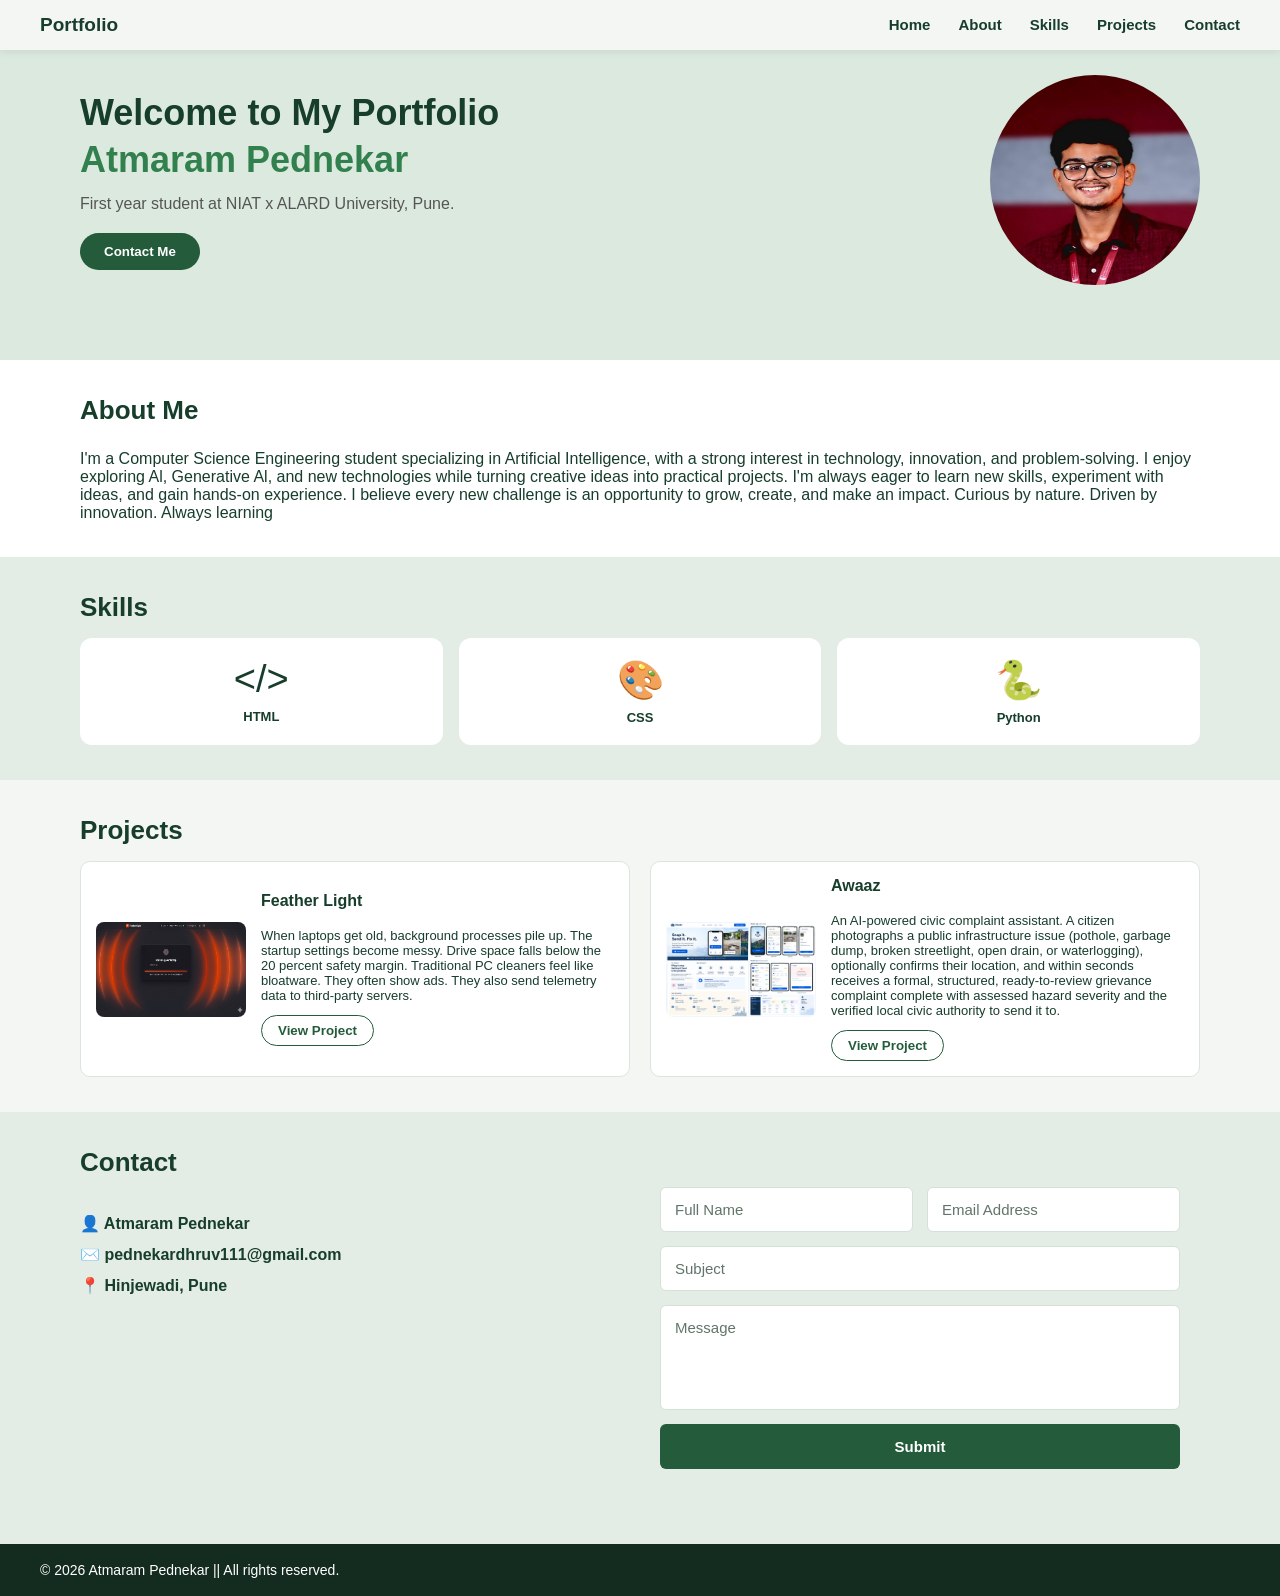
<file: index.html>
<!DOCTYPE html>
<html>
    <head>
        <meta charset="utf-8">
        <meta name="viewport" content="width=device-width, initial-scale=1">
        <link rel="stylesheet" href="style.css">
    </head>
    <body>
        <main>
            <nav>
                <div class="heading">Portfolio</div>
                <ul>
                    <li><a href="#">Home</a></li>
                    <li><a href="#about">About</a></li>
                    <li><a href="#skills">Skills</a></li>
                    <li><a href="#projects">Projects</a></li>
                    <li><a href="#contact">Contact</a></li>
                </ul>
            </nav>

            <div class="top">
                <div>
                    <h1>Welcome to My Portfolio<br><span>Atmaram Pednekar</span></h1>
                    <p>First year student at NIAT x ALARD University, Pune.</p>
                    <button class="btn">Contact Me</button>
                </div>
                <img src="profile.jpg" class="PP">
            </div>

            <section class="About" id="about">
                <div style="flex:1">
                    <h2>About Me</h2><br>
                    <p>I'm a Computer Science Engineering student specializing in Artificial Intelligence, with a strong interest in technology, innovation, and problem-solving. I enjoy exploring Al, Generative Al, and new technologies while turning creative ideas into practical projects. I'm always eager to learn new skills, experiment with ideas, and gain hands-on experience. I believe every new challenge is an opportunity to grow, create, and make an impact. Curious by nature. Driven by innovation. Always learning</p>
                </div>
            </section>

            <section class="Skillset" id="skills">
                <h2>Skills</h2>
                <div class="skills">
                    <div class="skill 1"><span>&lt;/&gt;</span><b>HTML</b></div>
                    <div class="skill 2"><span>🎨</span><b>CSS</b></div>
                    <div class="skill 3"><span>🐍</span><b>Python</b></div>
                </div>
            </section>

            <section id="projects">
                <h2>Projects</h2>
                <div class="myProjects">
                    <div class="project">
                        <img class="Pi" src="project1.png">
                        <div>
                            <b>Feather Light</b>
                            <br>
                            <br>
                            <p>When laptops get old, background processes pile up. The startup settings become messy. Drive space falls below the 20 percent safety margin. Traditional PC cleaners feel like bloatware. They often show ads. They also send telemetry data to third‑party servers.</p>
                            <button class="btn2">View Project</button>
                        </div>
                    </div>
                    <div class="project">
                        <img class="Pi" src="project2.jpeg">
                        <div>
                            <b>Awaaz</b>
                            <br>
                            <br>
                            <p>An AI-powered civic complaint assistant. A citizen photographs a public infrastructure issue (pothole, garbage dump, broken streetlight, open drain, or waterlogging), optionally confirms their location, and within seconds receives a formal, structured, ready-to-review grievance complaint complete with assessed hazard severity and the verified local civic authority to send it to.</p>
                            <button class="btn2">View Project</button>
                        </div>
                    </div>
                </div>
            </section>

            <section class="contactMe" id="contact">
                <div>
                    <h2>Contact</h2><br>
                    <div class="contact_info">
                      <p>👤 Atmaram Pednekar</p>
                      <p>✉️ pednekardhruv111@gmail.com</p>
                      <p>📍 Hinjewadi, Pune</p>
                    </div>
                </div>
                <section class="conSec">
                    <div class="conGrid">
                        <div class="field">Full Name</div>
                        <div class="field">Email Address</div>
                        <div class="field streched">Subject</div>
                        <div class="field streched box">Message</div>
                        <button type="button" class="submitBtn streched">Submit</button>
                    </div>
                </section>
            </section>

            <footer>
                <p>© 2026 Atmaram Pednekar || All rights reserved.</p>
            </footer>
        </main>
    </body>
</html>
</file>
<file: style.css>
*{
    margin: 0;
    padding: 0;
    box-sizing: border-box;
    font-family: Arial, sans-serif
}

body{
    background: #F3F6F2;
    color: #173D2B
}


nav{
    display: flex;
    justify-content: space-between;
    align-items: center;
    background: #F3F6F2;
    padding: 14px 40px;
    top: 0;
    left: 0;
    right: 0;
    position: fixed;
    box-shadow: 0 2px 8px rgba(0,0,0,.08)
}


.heading{
    font-weight: 800;
    font-size: 19px
}


nav ul{
    display: flex;
    list-style: none;
    gap: 28px
}


nav a{
    text-decoration: none;
    color: #173D2B;
    font-weight: 600;
    font-size: 15px
}


nav a:hover{
    color: #32804D;
    border-bottom: 3px solid #32804D;
    padding-bottom: 4px
}


.top{
    display: flex;
    justify-content: space-between;
    align-items: center;
    background: #DCE9DF;
    padding: 75px 80px;
    overflow: hidden
}


.top h1{
    font-size: 36px;
    line-height: 1.3
}


.top h1 span{
    color: #32804D
}

.top p{
    color: #555555;
    margin: 12px 0 20px

}


.btn{
    background: #245C3B;
    color: #fff;
    border: none;
    padding: 11px 24px;
    border-radius: 20px;
    font-weight: 700;
    cursor: pointer
}

.btn:hover{
    color: #fff;
    background-color: #173D2B;
    border: none;
    padding: 11px 24px;
    border-radius: 20px;
    font-weight: 700;
    cursor: pointer;
}

.PP{
    width: 210px;
    height: 210px;
    background: #C9D9CC;
    border-radius: 100%;
    display: flex;
    align-items: center;
    justify-content: center;
    font-size: 110px;
    color: #456B50
}


section{
    padding: 35px 80px
}

h2{
    font-size: 26px;
    margin-bottom: 6px
}


h2::after{
    display: block;
    width: 35px;
    height: 4px;
    background: #32804D;
    border-radius: 5px;
    margin-top: 4px
}


.Skillset{
    background: #E3EDE5
}


.About{
    display: flex;
    gap: 50px;
    align-items: center;
    background: #FFFFFF
}



.AboutP{
    width: 340px;
    height: 190px;
    background: #D5E1D7;
    border-radius: 10px;
    display: flex;
    align-items: center;
    justify-content: center;
    font-size: 65px;
    color: #718C77
}


.skills{
    display: flex;
    gap: 16px;
    margin-top: 15px
}

.skill{
    flex: 1;
    background: #FFFFFF;
    padding: 20px 10px;
    text-align: center;
    border-radius: 12px
}


.skill span{
    font-size: 38px;
    display: block
}

.skill b{
    display: block;
    margin-top: 8px;
    font-size: 13px
}


.myProjects{
    display: flex;
    gap: 20px;
    margin-top: 15px
}


.project{
    flex: 1;
    display: flex;
    gap: 15px;
    background: #FFFFFF;
    border: 1px solid #DCE5DD;
    padding: 15px;
    border-radius: 10px;
    align-items: center
}


.Pi{
    width: 150px;
    height: 95px;
    background: #D5E1D7;
    border-radius: 8px;
    display: flex;
    align-items: center;
    justify-content: center;
    font-size: 45px;
    color: #718C77;
    flex-shrink: 0
}


.project p{
    font-size: 13px
}

.btn2{
    margin-top: 12px;
    background: #FFFFFF;
    color: #245C3B;
    border: 1.5px solid #245C3B;
    padding: 7px 16px;
    border-radius: 20px;
    font-weight: 700;
    cursor: pointer
}

.btn2:hover{
    color: #fff;
    background-color: #245C3B;
    margin-top: 12px;
    border: 1.5px solid #173D2B;
}


.contactMe{
    display: flex;
    justify-content: space-between;
    gap: 40px;
    background: #E3EDE5
}


.contact_info p{
    margin: 12px 0;
    font-weight: 600

}




.conSec {
  background-color: #E3EDE5;
  width: 50%;
  padding: 40px 20px;
  font-family: "Segoe UI", Roboto, sans-serif;
}

.conGrid {
  display: grid;
  grid-template-columns: repeat(2, 1fr);
  gap: 14px;
  max-width: 720px;
  margin: 0 auto;
}

.field {
  background-color: #FFFFFF;
  border: 1px solid #D5E1D7;
  border-radius: 6px;
  padding: 13px 14px;
  color: #617568;
  font-size: 15px;
  user-select: none;
}

.streched {
  grid-column: 1 / -1;
}

.box {
  min-height: 105px;
}

.submitBtn {
  background-color: #245C3B;
  color: #ffffff;
  border: none;
  border-radius: 6px;
  padding: 14px;
  font-size: 15px;
  font-weight: 600;
  cursor: pointer;
  transition: background-color 0.2s ease;
}

.submitBtn:hover {
  background-color: #173D2B;
}

footer{
    background:#142B20;
    color:#fff;
    display:flex;
    justify-content:space-between;
    padding:18px 40px;
    font-size:14px
}


@media(max-width:768px){
    body{
        overflow-x: hidden
    }

    nav{
        padding: 12px 20px
    }

    nav ul{
        display: none
    }

    section{
        padding: 28px 20px
    }

    .top{
        flex-direction: column;
        align-items: flex-start;
        gap: 30px;
        padding: 105px 20px 45px
    }

    .top h1{
        font-size: 30px
    }

    .PP{
        width: 180px;
        height: 180px;
        align-self: center
    }

    .skills,
    .myProjects,
    .contactMe{
        flex-direction: column
    }

    .skills{
        gap: 12px
    }

    .project{
        width: 100%;
        align-items: flex-start
    }

    .contactMe{
        gap: 20px
    }

    .conSec{
        width: 100%;
        padding: 20px 0
    }

    footer{
        padding: 18px 20px
    }
}

@media(max-width:480px){
    .heading{
        font-size: 17px
    }

    .top h1{
        font-size: 26px
    }

    .top p{
        font-size: 15px
    }

    .PP{
        width: 160px;
        height: 160px
    }

    .skills{
        width: 100%
    }

    .project{
        flex-direction: column
    }

    .Pi{
        width: 100%;
        height: 180px;
        object-fit: cover
    }

    .conGrid{
        grid-template-columns: 1fr
    }

    .streched{
        grid-column: 1
    }

    footer{
        justify-content: center;
        text-align: center
    }
}

footer span{
    font-size:20px;
    margin-left:10px
}
</file>
